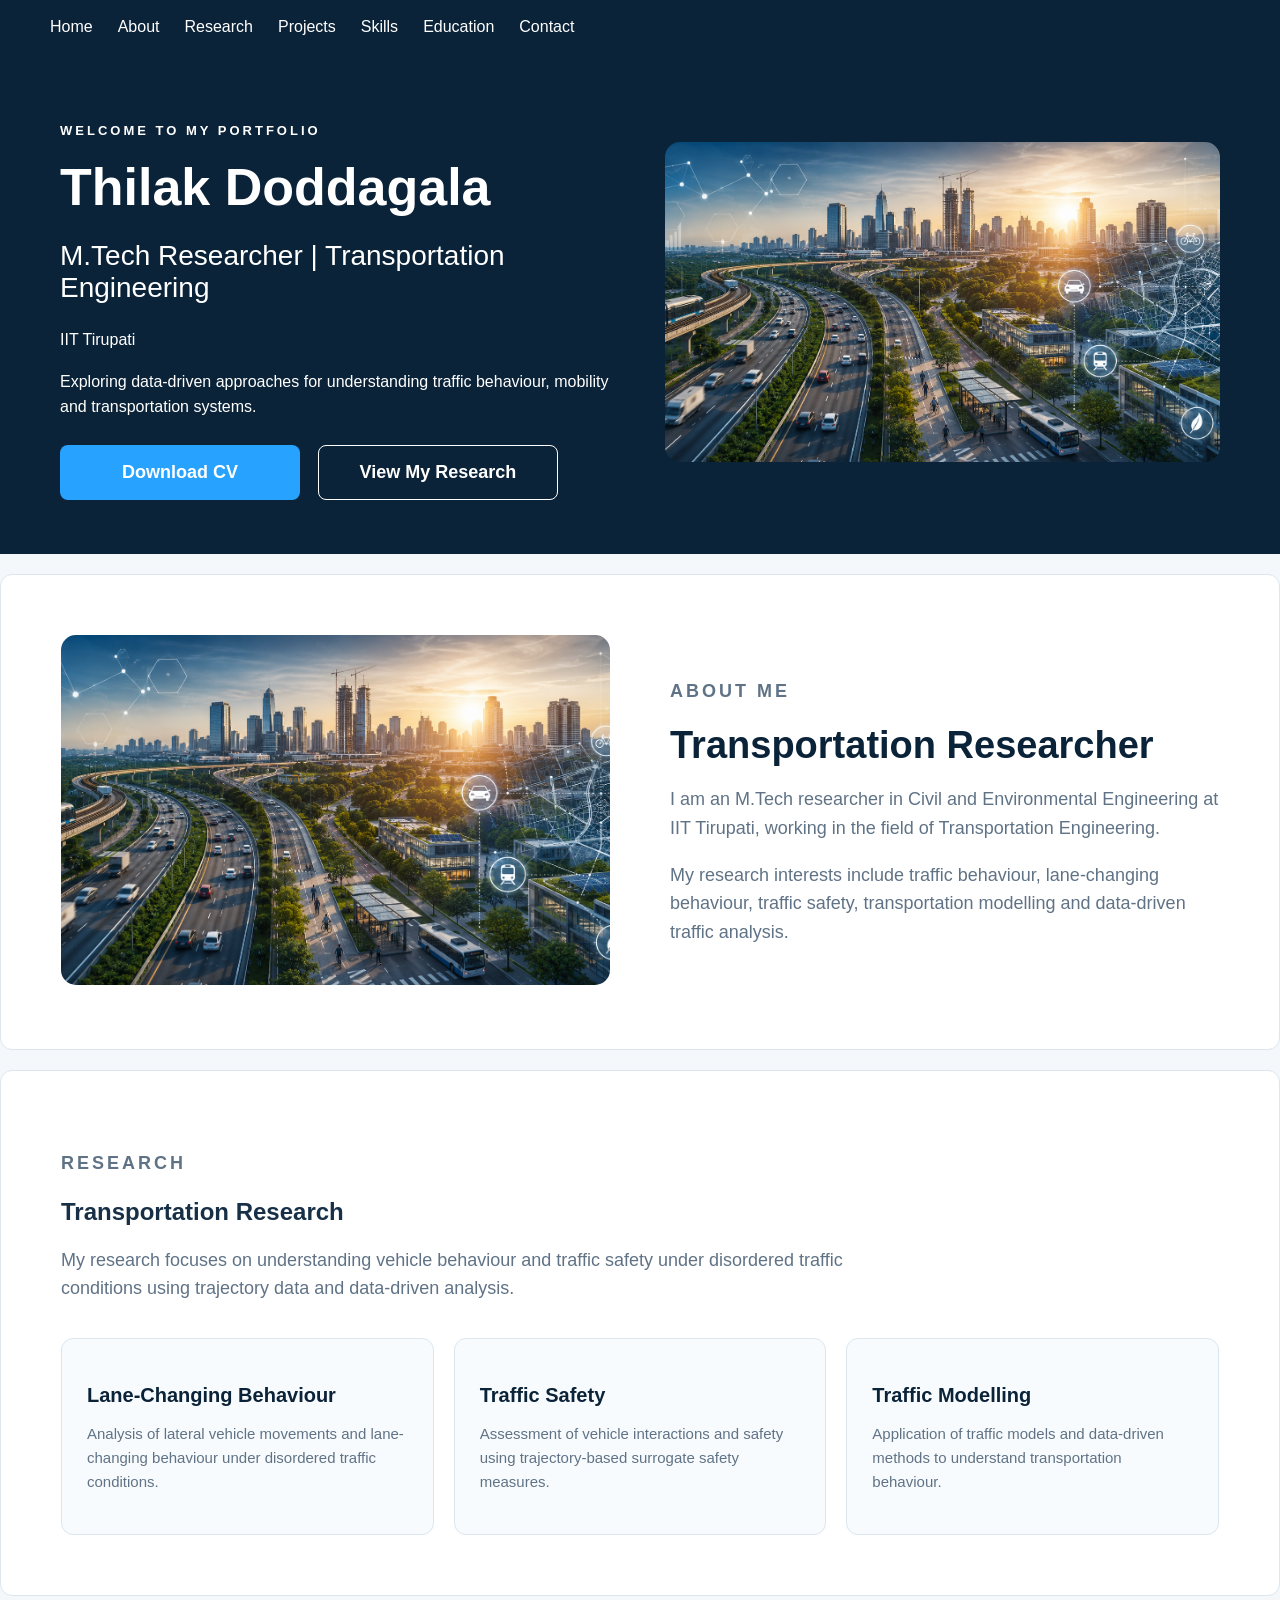
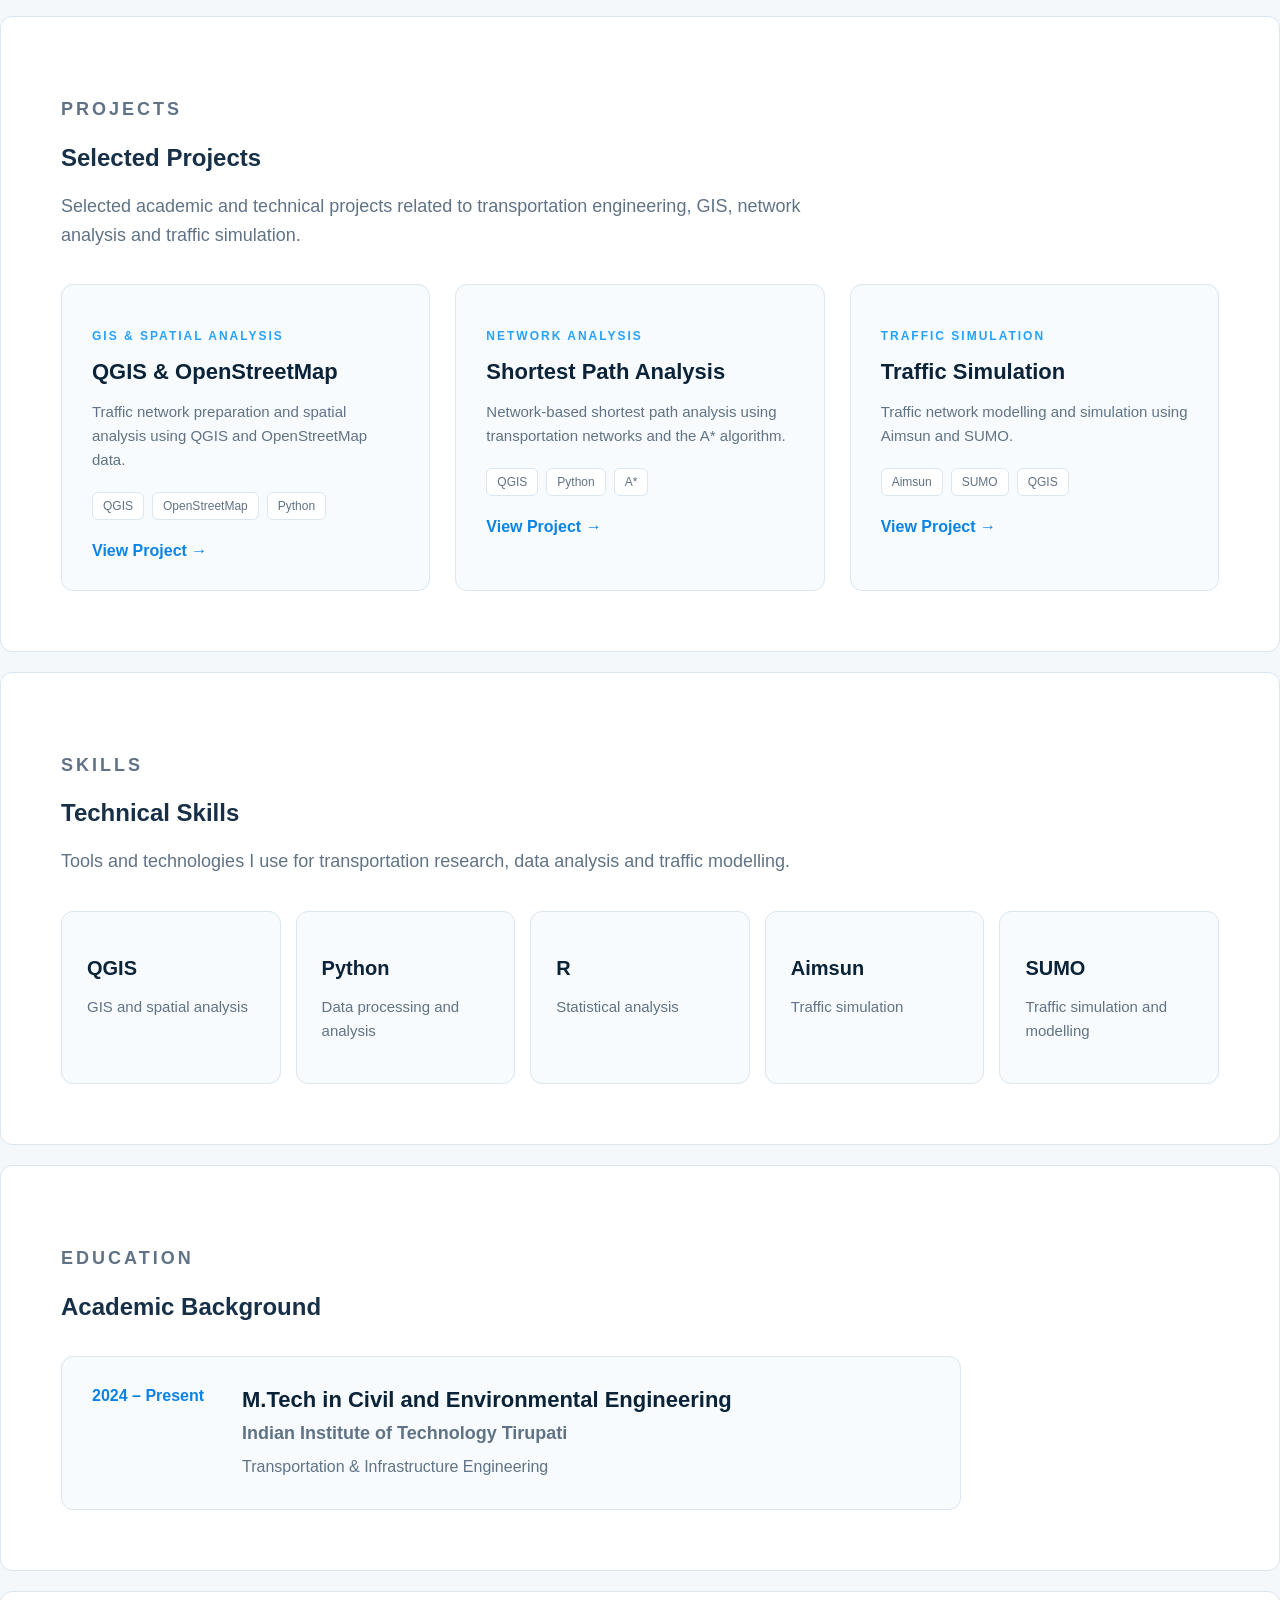
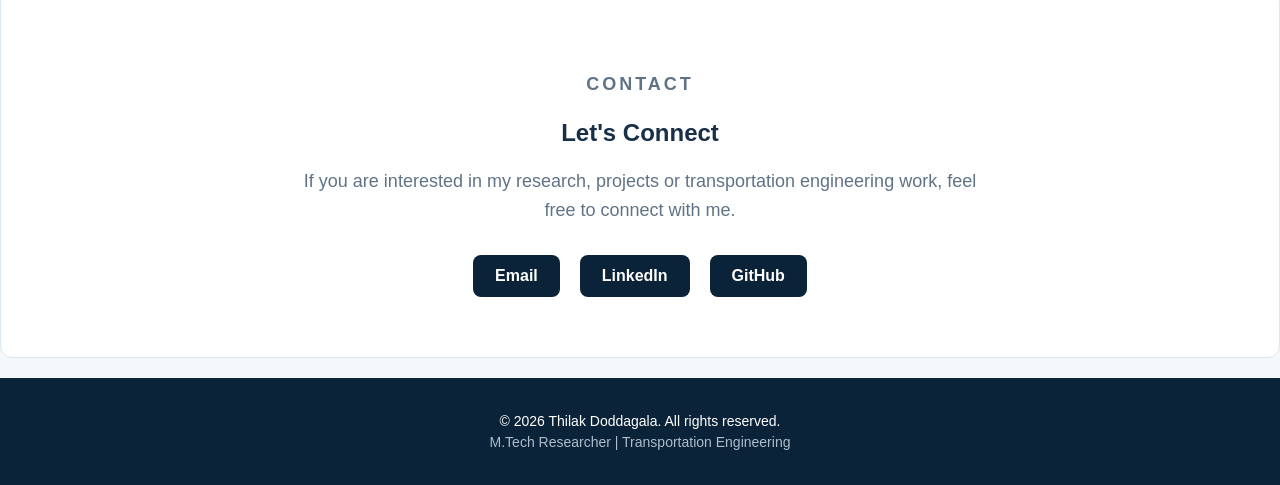
<file: index.html>
<!DOCTYPE html>

<html>

<head>

    <!-- ================================================= -->
    <!-- PAGE INFORMATION -->
    <!-- ================================================= -->
    <!-- Page information -->
     
    <meta charset="UTF-8">

    <meta name="viewport"
          content="width=device-width, initial-scale=1.0">

    <title>Thilak Doddagala | Transportation Researcher</title>

    <meta name="description"
          content="Portfolio of Thilak Doddagala, M.Tech researcher in Transportation Engineering at IIT Tirupati, focusing on traffic behaviour, lane-changing and transportation analysis.">

    <!-- Favicon -->
    <link rel="icon" type="image/png" href="favicon.png">

    <!-- CSS -->
    <link rel="stylesheet" href="style.css">

</head>


<body>


    <!-- ================================================= -->
    <!-- NAVIGATION BAR -->
    <!-- ================================================= -->

    <nav class="navbar">

        <div class="nav-links">

            <a href="#home">Home</a>

            <a href="#about">About</a>

            <a href="#research">Research</a>

            <a href="#projects">Projects</a>

            <a href="#skills">Skills</a>

            <a href="#education">Education</a>

            <a href="#contact">Contact</a>

        </div>

    </nav>



    <!-- ================================================= -->
    <!-- HERO / HOME SECTION -->
    <!-- ================================================= -->

    <section id="home" class="hero">


        <!-- LEFT SIDE -->

        <div class="hero-content">

            <p class="eyebrow">
                WELCOME TO MY PORTFOLIO
            </p>


            <h1>
                Thilak Doddagala
            </h1>


            <h2>
                M.Tech Researcher | Transportation Engineering
            </h2>


            <p>
                IIT Tirupati
            </p>


            <p>
                Exploring data-driven approaches for understanding
                traffic behaviour, mobility and transportation systems.
            </p>
     <div class="hero-buttons">

    <a href="documents/Thilak_CV.pdf"
       class="cv-button"
       target="_blank">
        Download CV
    </a>

    <a href="#research" class="research-button">
        View My Research
    </a>

</div>

        </div>



        <!-- RIGHT SIDE -->

        <div class="hero-image">

            <img
                src="images/transportation.png"
                alt="Urban transportation network"
            >

        </div>


    </section>



  <!-- ================================================= -->
<!-- ================== ABOUT SECTION ================= -->
<!-- ================================================= -->

<section id="about" class="about">

       <div class="about-image">

        <img
            src="images/transportation.png"
            alt="Transportation research"
        >

    </div>


    <div class="about-content">

        <p class="section-label">
            ABOUT ME
        </p>

        <h2>
            Transportation Researcher
        </h2>

        <p>
            I am an M.Tech researcher in Civil and Environmental
            Engineering at IIT Tirupati, working in the field of
            Transportation Engineering.
        </p>

        <p>
            My research interests include traffic behaviour,
            lane-changing behaviour, traffic safety, transportation
            modelling and data-driven traffic analysis.
        </p>

    </div>

</section>


<!-- ================================================= -->
<!-- ================= RESEARCH SECTION =============== -->
<!-- ================================================= -->

<section id="research" class="research">

    <p class="section-label">
        RESEARCH
    </p>

    <h2>
        Transportation Research
    </h2>

    <p class="research-intro">
        My research focuses on understanding vehicle behaviour
        and traffic safety under disordered traffic conditions
        using trajectory data and data-driven analysis.
    </p>


    <!-- Research topic cards -->

    <div class="research-container">


        <!-- Research Area 1 -->

        <div class="research-card">

            <h3>
                Lane-Changing Behaviour
            </h3>

            <p>
                Analysis of lateral vehicle movements and
                lane-changing behaviour under disordered
                traffic conditions.
            </p>

        </div>


        <!-- Research Area 2 -->

        <div class="research-card">

            <h3>
                Traffic Safety
            </h3>

            <p>
                Assessment of vehicle interactions and
                safety using trajectory-based surrogate
                safety measures.
            </p>

        </div>


        <!-- Research Area 3 -->

        <div class="research-card">

            <h3>
                Traffic Modelling
            </h3>

            <p>
                Application of traffic models and
                data-driven methods to understand
                transportation behaviour.
            </p>

        </div>


    </div>

</section>


    <!-- ===================================================== -->
<!-- ===================== PROJECTS ====================== -->
<!-- ===================================================== -->

<section id="projects" class="projects">

    <p class="section-label">PROJECTS</p>

    <h2>Selected Projects</h2>

    <p class="projects-intro">
        Selected academic and technical projects related to
        transportation engineering, GIS, network analysis
        and traffic simulation.
    </p>

    <div class="project-container">

        <!-- ================= PROJECT 1 ================= -->

        <div class="project-card">

            <div class="project-card-content">

                <p class="project-category">GIS & SPATIAL ANALYSIS</p>

                <h3>QGIS & OpenStreetMap</h3>

                <p>
                    Traffic network preparation and spatial analysis
                    using QGIS and OpenStreetMap data.
                </p>

                <div class="project-tags">
                    <span>QGIS</span>
                    <span>OpenStreetMap</span>
                    <span>Python</span>
                </div>

                <a href="projects/qgis.html" class="project-link">
                    View Project →
                </a>

            </div>

        </div>


        <!-- ================= PROJECT 2 ================= -->

        <div class="project-card">

            <div class="project-card-content">

                <p class="project-category">NETWORK ANALYSIS</p>

                <h3>Shortest Path Analysis</h3>

                <p>
                    Network-based shortest path analysis using
                    transportation networks and the A* algorithm.
                </p>

                <div class="project-tags">
                    <span>QGIS</span>
                    <span>Python</span>
                    <span>A*</span>
                </div>

                <a href="projects/shortest-path.html" class="project-link">
                    View Project →
                </a>

            </div>

        </div>


        <!-- ================= PROJECT 3 ================= -->

        <div class="project-card">

            <div class="project-card-content">

                <p class="project-category">TRAFFIC SIMULATION</p>

                <h3>Traffic Simulation</h3>

                <p>
                    Traffic network modelling and simulation using
                    Aimsun and SUMO.
                </p>

                <div class="project-tags">
                    <span>Aimsun</span>
                    <span>SUMO</span>
                    <span>QGIS</span>
                </div>

                <a href="projects/traffic-simulation.html" class="project-link">
                    View Project →
                </a>

            </div>

        </div>

    </div>

</section>

   <!-- ===================================================== -->
<!-- ===================== SKILLS ======================== -->
<!-- ===================================================== -->

<section id="skills" class="skills">

    <p class="section-label">SKILLS</p>

    <h2>Technical Skills</h2>

    <p class="skills-intro">
        Tools and technologies I use for transportation
        research, data analysis and traffic modelling.
    </p>

    <div class="skills-container">

        <div class="skill-card">
            <h3>QGIS</h3>
            <p>GIS and spatial analysis</p>
        </div>

        <div class="skill-card">
            <h3>Python</h3>
            <p>Data processing and analysis</p>
        </div>

        <div class="skill-card">
            <h3>R</h3>
            <p>Statistical analysis</p>
        </div>

        <div class="skill-card">
            <h3>Aimsun</h3>
            <p>Traffic simulation</p>
        </div>

        <div class="skill-card">
            <h3>SUMO</h3>
            <p>Traffic simulation and modelling</p>
        </div>

    </div>

</section>



   <!-- ===================================================== -->
<!-- =================== EDUCATION ======================= -->
<!-- ===================================================== -->

<section id="education" class="education">

    <p class="section-label">EDUCATION</p>

    <h2>Academic Background</h2>

    <div class="education-container">

        <div class="education-card">

            <div class="education-year">
                2024 – Present
            </div>

            <div class="education-content">

                <h3>M.Tech in Civil and Environmental Engineering</h3>

                <h4>Indian Institute of Technology Tirupati</h4>

                <p>
                    Transportation & Infrastructure Engineering
                </p>

            </div>

        </div>

    </div>

</section>



   <!-- ===================================================== -->
<!-- ===================== CONTACT ======================= -->
<!-- ===================================================== -->

<section id="contact" class="contact">

    <p class="section-label">CONTACT</p>

    <h2>Let's Connect</h2>

    <p class="contact-intro">
        If you are interested in my research, projects or
        transportation engineering work, feel free to connect with me.
    </p>

    <div class="contact-links">

        <a href="mailto:your-email@example.com">
            Email
        </a>

        <a href="https://www.linkedin.com/" target="_blank">
            LinkedIn
        </a>

        <a href="https://github.com/" target="_blank">
            GitHub
        </a>

    </div>

</section>


<!-- ===================================================== -->
<!-- ====================== FOOTER ======================= -->
<!-- ===================================================== -->

<footer class="footer">

    <p>
        © 2026 Thilak Doddagala. All rights reserved.
    </p>

    <p>
        M.Tech Researcher | Transportation Engineering
    </p>

</footer>


</body>

</html>
</file>
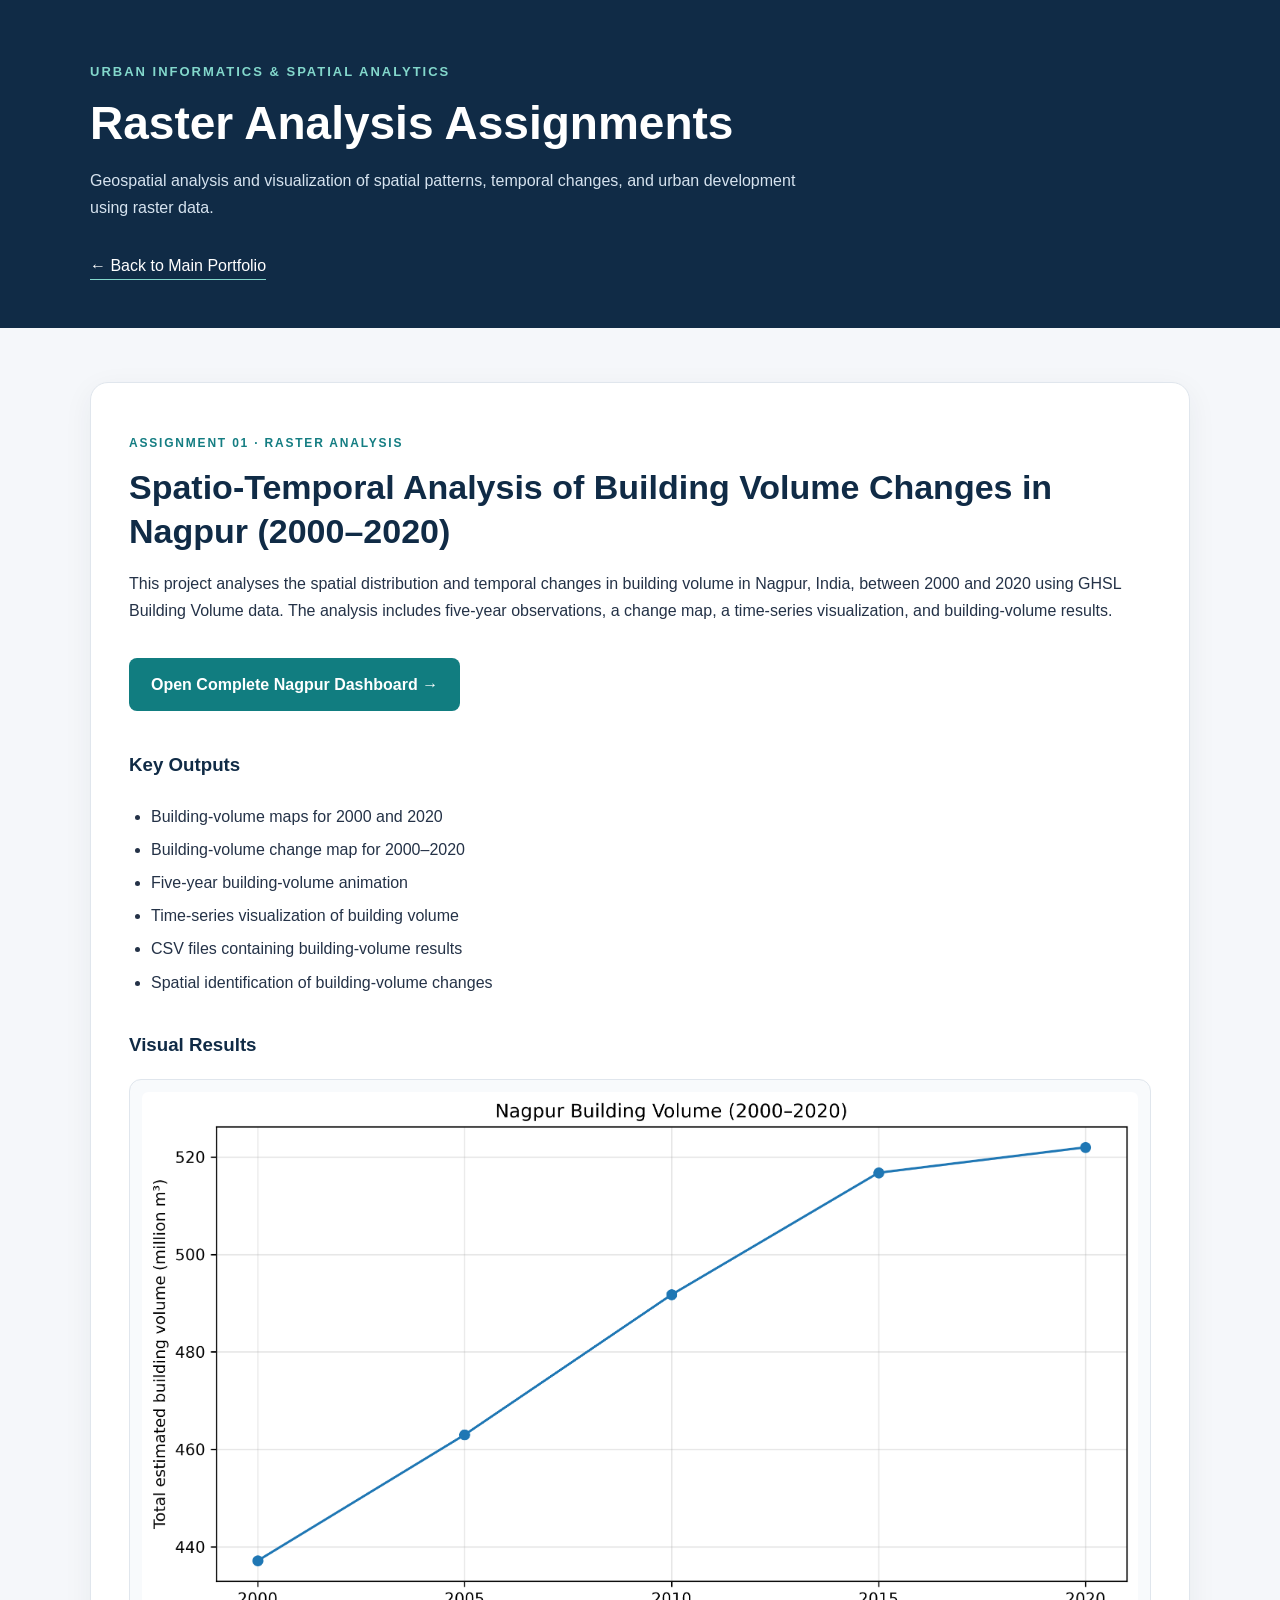
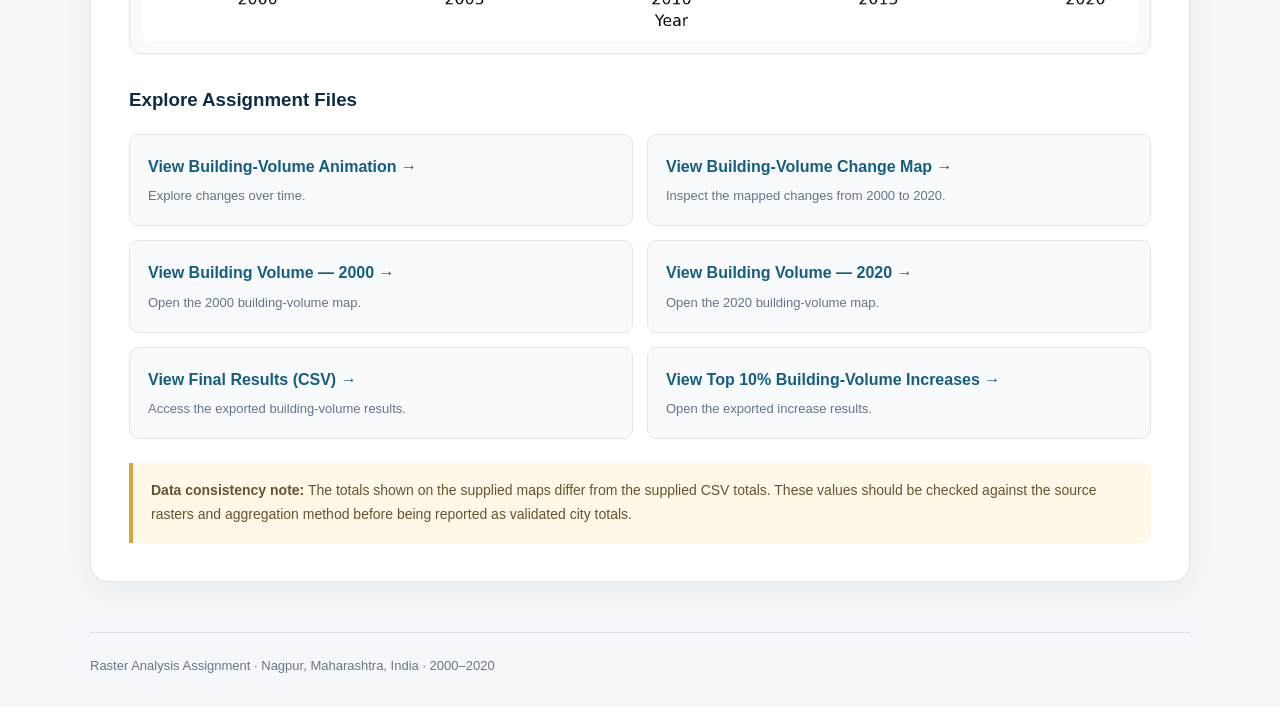
<file: projects/raster-assignments.html>
<!DOCTYPE html>
<html lang="en">
<head>
    <meta charset="UTF-8">
    <meta name="viewport" content="width=device-width, initial-scale=1.0">

    <title>Raster Assignments | Thilak Doddagala</title>

    <meta name="description"
          content="Raster analysis, including spatio-temporal building-volume change analysis in Nagpur, India.">

    <link rel="stylesheet" href="../style.css">

    <style>
        * {
            box-sizing: border-box;
        }

        body {
            margin: 0;
            background: #f5f7fa;
            color: #243247;
            font-family: Arial, Helvetica, sans-serif;
            line-height: 1.7;
        }

        .page-header {
            background: #102b46;
            color: white;
            padding: 48px 20px;
        }

        .page-header-inner,
        main,
        .page-footer {
            width: min(1100px, 92%);
            margin: auto;
        }

        .page-header .eyebrow {
            color: #83d8cc;
            font-size: 13px;
            font-weight: 700;
            letter-spacing: 2px;
            text-transform: uppercase;
        }

        .page-header h1 {
            margin: 12px 0;
            font-size: clamp(30px, 5vw, 46px);
            line-height: 1.2;
        }

        .page-header p {
            max-width: 720px;
            color: #d6e3ef;
        }

        .back-link {
            display: inline-block;
            margin-top: 14px;
            color: #ffffff;
            text-decoration: none;
            border-bottom: 1px solid #83d8cc;
        }

        main {
            padding-top: 36px;
            padding-bottom: 50px;
        }

        .section-label {
            color: #147d82;
            font-size: 12px;
            font-weight: 800;
            letter-spacing: 1.8px;
        }

        .assignment-card {
            margin-top: 18px;
            padding: clamp(20px, 4vw, 38px);
            background: #ffffff;
            border: 1px solid #e0e6ed;
            border-radius: 18px;
            box-shadow: 0 8px 30px rgba(16, 43, 70, 0.06);
        }

        .assignment-card h2 {
            margin: 8px 0 16px;
            color: #102b46;
            font-size: clamp(24px, 4vw, 34px);
            line-height: 1.3;
        }

        .assignment-card h3 {
            margin-top: 30px;
            color: #102b46;
        }

        .outputs {
            padding-left: 22px;
        }

        .outputs li {
            padding: 3px 0;
        }

        .dashboard-button {
            display: inline-block;
            margin: 18px 0 8px;
            padding: 13px 22px;
            background: #117d80;
            color: white;
            font-weight: 700;
            text-decoration: none;
            border-radius: 8px;
            transition: background 0.2s ease;
        }

        .dashboard-button:hover {
            background: #0b6265;
        }

        .image-frame {
            margin-top: 18px;
            padding: 12px;
            background: #f8fafc;
            border: 1px solid #e0e6ed;
            border-radius: 12px;
        }

        .project-page-image {
            display: block;
            width: 100%;
            height: auto;
            border-radius: 6px;
        }

        .resource-list {
            display: grid;
            grid-template-columns: repeat(2, minmax(0, 1fr));
            gap: 14px;
            margin-top: 18px;
        }

        .resource {
            display: block;
            padding: 18px;
            background: #f8fafc;
            border: 1px solid #e0e6ed;
            border-radius: 10px;
            color: #145f80;
            text-decoration: none;
            font-weight: 700;
        }

        .resource span {
            display: block;
            margin-top: 5px;
            color: #657487;
            font-size: 13px;
            font-weight: 400;
        }

        .resource:hover {
            border-color: #117d80;
            background: #f0fbfa;
        }

        .note {
            margin-top: 24px;
            padding: 16px 18px;
            background: #fff8e8;
            border-left: 4px solid #d7a33b;
            border-radius: 0 8px 8px 0;
            color: #65552f;
            font-size: 14px;
        }

        .page-footer {
            padding: 22px 0 30px;
            border-top: 1px solid #dce3ea;
            color: #687789;
            font-size: 13px;
        }

        @media (max-width: 650px) {
            .page-header {
                padding: 34px 0;
            }

            .resource-list {
                grid-template-columns: 1fr;
            }

            .assignment-card {
                padding: 20px;
            }
        }
    </style>
</head>

<body>

    <header class="page-header">
        <div class="page-header-inner">
            <p class="eyebrow">Urban Informatics &amp; Spatial Analytics</p>

            <h1>Raster Analysis Assignments</h1>

            <p>
                Geospatial analysis and visualization of spatial patterns,
                temporal changes, and urban development using raster data.
            </p>

            <a class="back-link" href="../index.html">
                ← Back to Main Portfolio
            </a>
        </div>
    </header>

    <main>

        <section class="assignment-card">

            <p class="section-label">
                ASSIGNMENT 01 · RASTER ANALYSIS
            </p>

            <h2>
                Spatio-Temporal Analysis of Building Volume Changes
                in Nagpur (2000–2020)
            </h2>

            <p>
                This project analyses the spatial distribution and
                temporal changes in building volume in Nagpur, India,
                between 2000 and 2020 using GHSL Building Volume data.
                The analysis includes five-year observations, a change
                map, a time-series visualization, and building-volume
                results.
            </p>

            <a
                href="../nagpur-building-volume/"
                class="dashboard-button"
                target="_blank"
                rel="noopener noreferrer"
            >
                Open Complete Nagpur Dashboard →
            </a>

            <h3>Key Outputs</h3>

            <ul class="outputs">
                <li>Building-volume maps for 2000 and 2020</li>
                <li>Building-volume change map for 2000–2020</li>
                <li>Five-year building-volume animation</li>
                <li>Time-series visualization of building volume</li>
                <li>CSV files containing building-volume results</li>
                <li>Spatial identification of building-volume changes</li>
            </ul>

            <h3>Visual Results</h3>

            <div class="image-frame">
                <img
                    src="../nagpur-building-volume/Nagpur_Building_Volume_TimeSeries.png"
                    alt="Nagpur building-volume time-series analysis from 2000 to 2020"
                    class="project-page-image"
                >
            </div>

            <h3>Explore Assignment Files</h3>

            <div class="resource-list">

                <a
                    href="../nagpur-building-volume/Nagpur_Building_Volume_2000_2020.gif"
                    class="resource"
                    target="_blank"
                    rel="noopener noreferrer"
                >
                    View Building-Volume Animation →
                    <span>Explore changes over time.</span>
                </a>

                <a
                    href="../nagpur-building-volume/Nagpur_Building_Volume_Change_2000_2020.html"
                    class="resource"
                    target="_blank"
                    rel="noopener noreferrer"
                >
                    View Building-Volume Change Map →
                    <span>Inspect the mapped changes from 2000 to 2020.</span>
                </a>

                <a
                    href="../nagpur-building-volume/Nagpur_Building_Volume_2000.html"
                    class="resource"
                    target="_blank"
                    rel="noopener noreferrer"
                >
                    View Building Volume — 2000 →
                    <span>Open the 2000 building-volume map.</span>
                </a>

                <a
                    href="../nagpur-building-volume/Nagpur_Building_Volume_2020.html"
                    class="resource"
                    target="_blank"
                    rel="noopener noreferrer"
                >
                    View Building Volume — 2020 →
                    <span>Open the 2020 building-volume map.</span>
                </a>

                <a
                    href="../nagpur-building-volume/Nagpur_Final_Building_Volume_Results.csv"
                    class="resource"
                    target="_blank"
                    rel="noopener noreferrer"
                >
                    View Final Results (CSV) →
                    <span>Access the exported building-volume results.</span>
                </a>

                <a
                    href="../nagpur-building-volume/Nagpur_Top_10_Building_Volume_Increases.csv"
                    class="resource"
                    target="_blank"
                    rel="noopener noreferrer"
                >
                    View Top 10% Building-Volume Increases →
                    <span>Open the exported increase results.</span>
                </a>

            </div>

            <div class="note">
                <strong>Data consistency note:</strong>
                The totals shown on the supplied maps differ from the
                supplied CSV totals. These values should be checked
                against the source rasters and aggregation method before
                being reported as validated city totals.
            </div>

        </section>

    </main>

    <footer class="page-footer">
        Raster Analysis Assignment · Nagpur, Maharashtra, India · 2000–2020
    </footer>

</body>
</html>
</file>
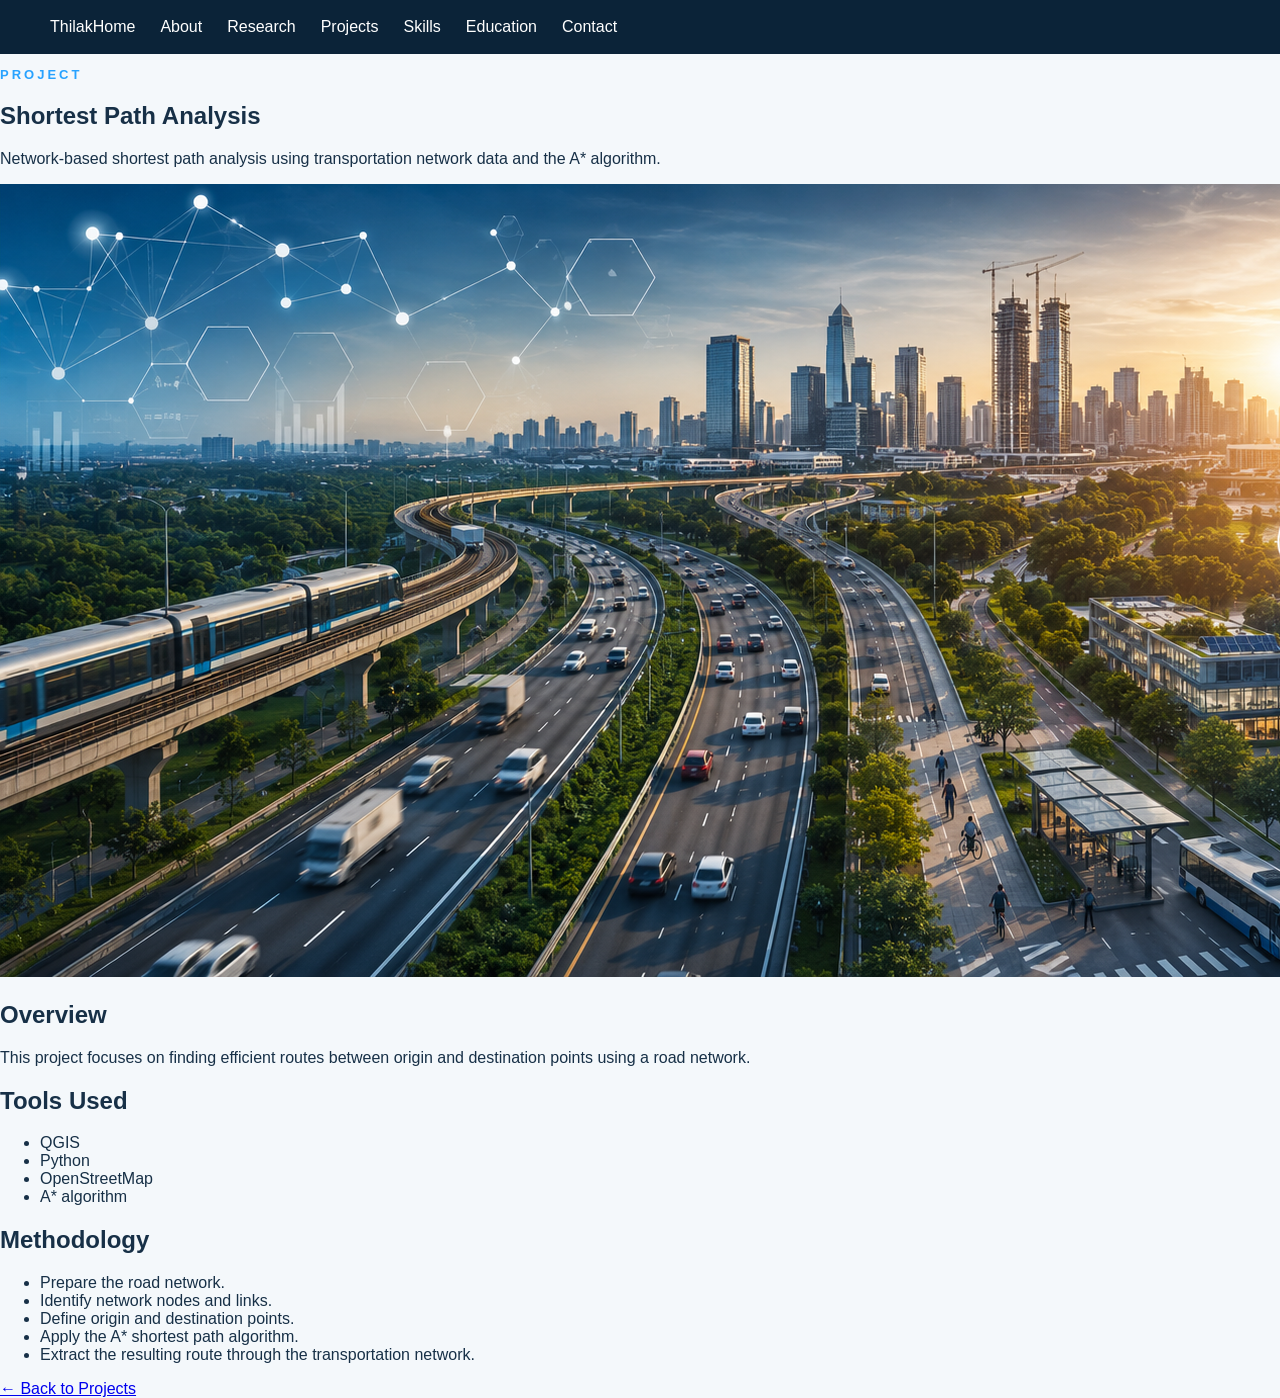
<file: projects/shortest-path.html>
<!DOCTYPE html>

<html>

<head>

    <title>Shortest Path Analysis | Thilak</title>

    <link rel="stylesheet" href="../style.css">

</head>


<body>


    <!-- ================================================= -->
    <!-- NAVIGATION -->
    <!-- ================================================= -->

    <nav class="navbar">

        <div class="logo">
            Thilak
        </div>


        <div class="nav-links">

            <a href="../index.html#home">Home</a>

            <a href="../index.html#about">About</a>

            <a href="../index.html#research">Research</a>

            <a href="../index.html#projects">Projects</a>

            <a href="../index.html#skills">Skills</a>

            <a href="../index.html#education">Education</a>

            <a href="../index.html#contact">Contact</a>

        </div>

    </nav>



    <!-- ================================================= -->
    <!-- PROJECT PAGE -->
    <!-- ================================================= -->

    <section class="project-page">

        <p class="section-label">
            PROJECT
        </p>


        <h1>
            Shortest Path Analysis
        </h1>


        <p class="project-description">

            Network-based shortest path analysis using
            transportation network data and the A*
            algorithm.

        </p>



        <!-- Project image -->

        <img
            src="../images/transportation.png"
            alt="Transportation network"
            class="project-page-image"
        >



        <!-- ================================================= -->
        <!-- OVERVIEW -->
        <!-- ================================================= -->

        <h2>
            Overview
        </h2>

        <p>

            This project focuses on finding efficient routes
            between origin and destination points using a
            road network.

        </p>



        <!-- ================================================= -->
        <!-- TOOLS -->
        <!-- ================================================= -->

        <h2>
            Tools Used
        </h2>

        <ul>

            <li>
                QGIS
            </li>

            <li>
                Python
            </li>

            <li>
                OpenStreetMap
            </li>

            <li>
                A* algorithm
            </li>

        </ul>



        <!-- ================================================= -->
        <!-- METHODOLOGY -->
        <!-- ================================================= -->

        <h2>
            Methodology
        </h2>

        <ul>

            <li>
                Prepare the road network.
            </li>

            <li>
                Identify network nodes and links.
            </li>

            <li>
                Define origin and destination points.
            </li>

            <li>
                Apply the A* shortest path algorithm.
            </li>

            <li>
                Extract the resulting route through the
                transportation network.
            </li>

        </ul>



        <!-- ================================================= -->
        <!-- BACK LINK -->
        <!-- ================================================= -->

        <a
            href="../index.html#projects"
            class="back-link"
        >
            ← Back to Projects
        </a>


    </section>


</body>

</html>
</file>
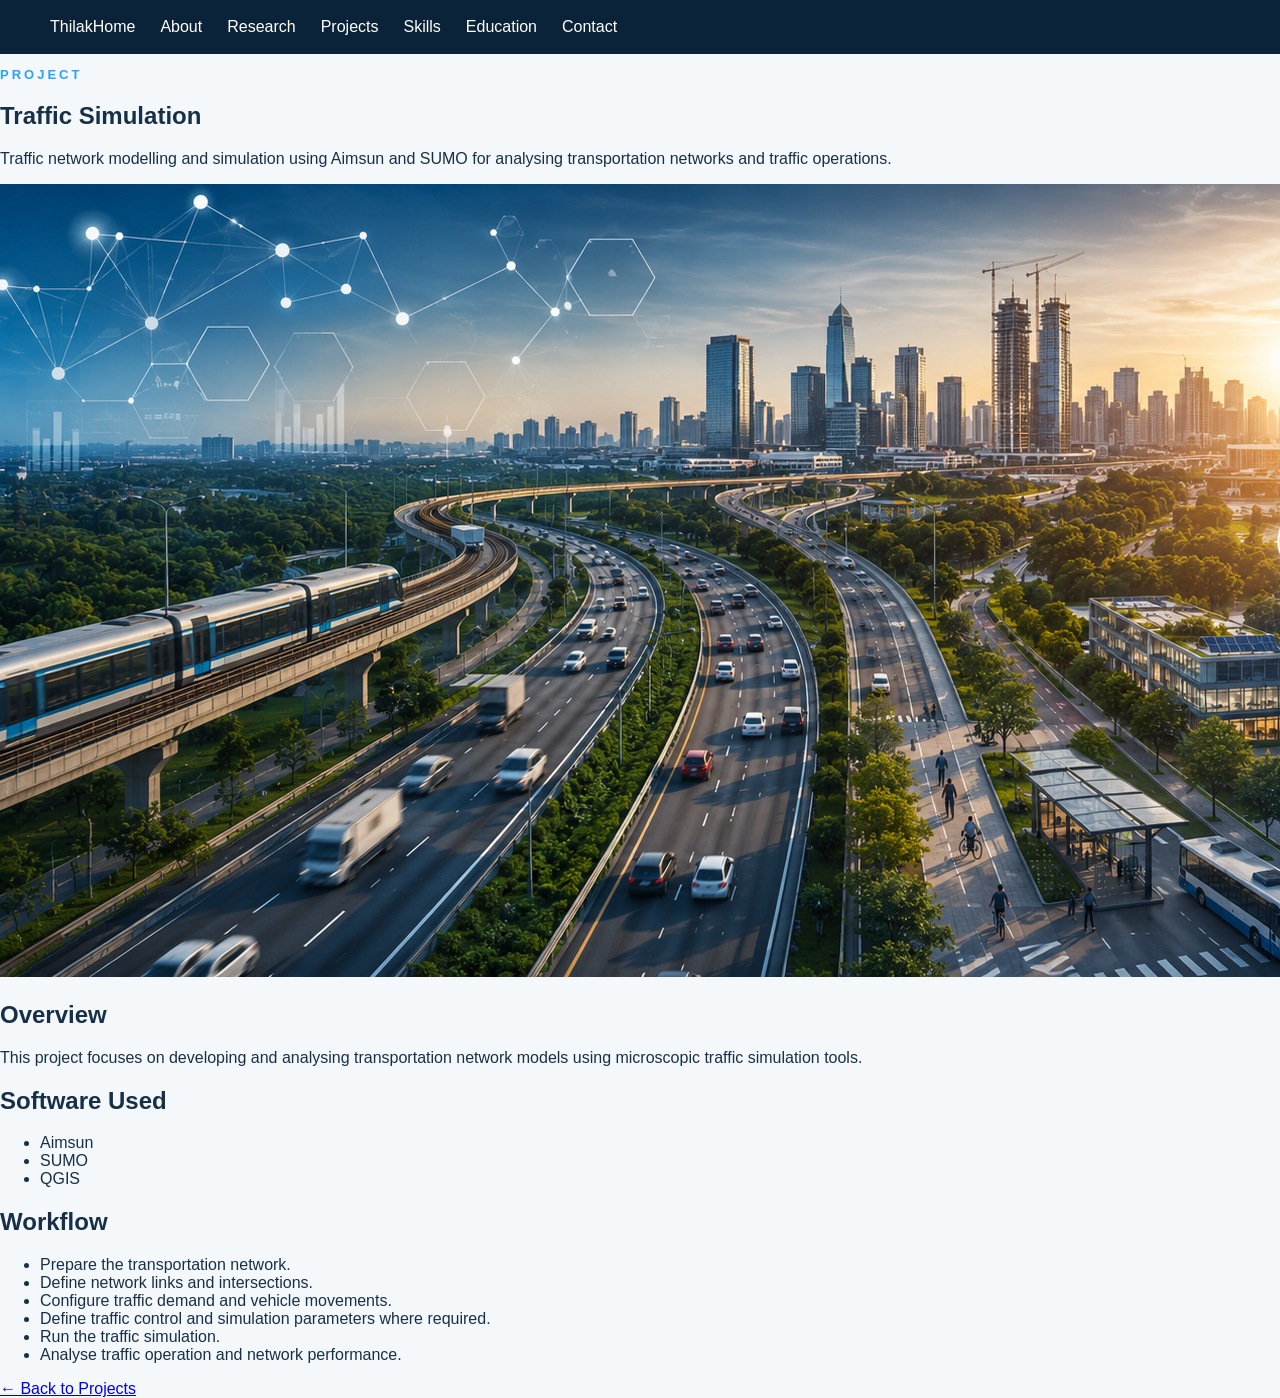
<file: projects/traffic-simulation.html>
<!DOCTYPE html>

<html>

<head>

    <!-- ================================================= -->
    <!-- PAGE INFORMATION -->
    <!-- ================================================= -->

    <title>Traffic Simulation | Thilak</title>

    <link rel="stylesheet" href="../style.css">

</head>


<body>


    <!-- ================================================= -->
    <!-- NAVIGATION -->
    <!-- ================================================= -->

    <nav class="navbar">

        <div class="logo">
            Thilak
        </div>


        <div class="nav-links">

            <a href="../index.html#home">Home</a>

            <a href="../index.html#about">About</a>

            <a href="../index.html#research">Research</a>

            <a href="../index.html#projects">Projects</a>

            <a href="../index.html#skills">Skills</a>

            <a href="../index.html#education">Education</a>

            <a href="../index.html#contact">Contact</a>

        </div>

    </nav>



    <!-- ================================================= -->
    <!-- PROJECT PAGE -->
    <!-- ================================================= -->

    <section class="project-page">

        <p class="section-label">
            PROJECT
        </p>


        <h1>
            Traffic Simulation
        </h1>


        <p class="project-description">

            Traffic network modelling and simulation using
            Aimsun and SUMO for analysing transportation
            networks and traffic operations.

        </p>



        <!-- ================================================= -->
        <!-- PROJECT IMAGE -->
        <!-- ================================================= -->

        <img
            src="../images/transportation.png"
            alt="Traffic simulation network"
            class="project-page-image"
        >



        <!-- ================================================= -->
        <!-- OVERVIEW -->
        <!-- ================================================= -->

        <h2>
            Overview
        </h2>

        <p>

            This project focuses on developing and analysing
            transportation network models using microscopic
            traffic simulation tools.

        </p>



        <!-- ================================================= -->
        <!-- SOFTWARE -->
        <!-- ================================================= -->

        <h2>
            Software Used
        </h2>

        <ul>

            <li>
                Aimsun
            </li>

            <li>
                SUMO
            </li>

            <li>
                QGIS
            </li>

        </ul>



        <!-- ================================================= -->
        <!-- WORKFLOW -->
        <!-- ================================================= -->

        <h2>
            Workflow
        </h2>

        <ul>

            <li>
                Prepare the transportation network.
            </li>

            <li>
                Define network links and intersections.
            </li>

            <li>
                Configure traffic demand and vehicle
                movements.
            </li>

            <li>
                Define traffic control and simulation
                parameters where required.
            </li>

            <li>
                Run the traffic simulation.
            </li>

            <li>
                Analyse traffic operation and network
                performance.
            </li>

        </ul>



        <!-- ================================================= -->
        <!-- BACK TO PROJECTS -->
        <!-- ================================================= -->

        <a
            href="../index.html#projects"
            class="back-link"
        >
            ← Back to Projects
        </a>


    </section>


</body>

</html>
</file>
<file: style.css>
/* ========================================================= */
/* ===================== GENERAL PAGE ====================== */
/* ========================================================= */

html {
    scroll-behavior: smooth;
}


body {

    font-family: Arial, sans-serif;

    background-color: #f4f8fb;

    color: #173047;

    margin: 0;

}


/* ========================================================= */
/* ===================== NAVIGATION ======================== */
/* ========================================================= */

.navbar {

    display: flex;

    align-items: center;

    background-color: #0b2338;

    color: white;

    padding: 18px 50px;

    position: sticky;

    top: 0;

    z-index: 1000;

    box-sizing: border-box;

}


.nav-links {

    display: flex;

    gap: 25px;

}


.nav-links a {

    color: white;

    text-decoration: none;

    font-size: 16px;

}


.nav-links a:hover {

    color: #27a2ff;

}


/* ========================================================= */
/* ====================== HERO SECTION ===================== */
/* ========================================================= */

.hero {

    min-height: 500px;

    background-color: #0b2338;

    color: white;

    padding: 50px 60px;

    display: flex;

    align-items: center;

    gap: 50px;

    box-sizing: border-box;

}


.hero-content {

    flex: 1;

}


.hero-image {

    flex: 1;

}


.hero-image img {

    width: 100%;

    height: 320px;

    object-fit: cover;

    border-radius: 15px;

}


.eyebrow {

    font-size: 13px;

    letter-spacing: 3px;

    font-weight: bold;

}


.hero h1 {

    font-size: 52px;

    margin: 15px 0;

}


.hero h2 {

    font-size: 28px;

    font-weight: 500;

}


.hero p {

    color: white;

    line-height: 1.6;

}
/* ========================================================= */
/* ===================== ABOUT SECTION ===================== */
/* ========================================================= */

.about {

    background-color: white;

    padding: 60px;

    margin: 20px 0;

    border-radius: 12px;

    border: 1px solid #dbe6ee;

    display: flex;

    align-items: center;

    gap: 60px;

}


/* Left side */

.about-image {

    flex: 1;

}


/* About image */

.about-image img {

    width: 100%;

    height: 350px;

    object-fit: cover;

    border-radius: 15px;

}


/* Right side */

.about-content {

    flex: 1;

}


/* Small section label */

.section-label {

    font-size: 13px;

    letter-spacing: 3px;

    font-weight: bold;

    color: #27a2ff;

}


/* About heading */

.about-content h2 {

    font-size: 38px;

    color: #0b2338;

    margin: 15px 0;

}


/* About paragraphs */

.about-content p {

    font-size: 17px;

    line-height: 1.7;

    color: #607386;

}


/* ========================================================= */
/* ===================== COMMON SECTIONS =================== */
/* ========================================================= */

.about,
.research,
.projects,
.skills,
.education,
.contact {

    background-color: white;

    padding: 60px;

    margin: 20px 0;

    border-radius: 12px;

    border: 1px solid #dbe6ee;

}


.about p,
.research p,
.projects p,
.skills p,
.education p,
.contact p {

    font-size: 18px;

    line-height: 1.6;

    color: #607386;

}

/* ========================================================= */
/* ===================== RESEARCH SECTION ================== */
/* ========================================================= */

.research {

    padding: 60px;

}


/* Research introduction */

.research-intro {

    max-width: 850px;

    font-size: 18px;

    line-height: 1.7;

    color: #607386;

    margin-bottom: 35px;

}


/* Research cards container */

.research-container {

    display: flex;

    gap: 20px;

}


/* Individual research card */

.research-card {

    flex: 1;

    background-color: #f8fbfd;

    padding: 25px;

    border: 1px solid #dbe6ee;

    border-radius: 12px;

    transition: 0.2s;

}


/* Hover effect */

.research-card:hover {

    transform: translateY(-5px);

}


/* Research card heading */

.research-card h3 {

    font-size: 20px;

    color: #0b2338;

    margin-bottom: 10px;

}


/* Research card paragraph */

.research-card p {

    font-size: 15px;

    line-height: 1.6;

    color: #607386;

}
/* ========================================================= */
/* ===================== PROJECT CARDS ===================== */
/* ========================================================= */

.project-container {

    display: flex;

    gap: 20px;

}


.project-card {

    flex: 1;

    background-color: white;

    padding: 25px;

    border: 1px solid #dbe6ee;

    border-radius: 12px;

    transition: 0.2s;

}


.project-card:hover {

    transform: translateY(-5px);

}


.project-card h3 {

    font-size: 20px;

    color: #0b2338;

    margin-bottom: 10px;

}


.project-card p {

    font-size: 15px;

    color: #607386;

}
/* ========================================================= */
/* ================= PROJECT LINKS ========================= */
/* ========================================================= */

.project-link {

    display: inline-block;

    margin-top: 15px;

    color: #0b83e6;

    text-decoration: none;

    font-weight: bold;

}


.project-link:hover {

    color: #0b2338;

}
/* ========================================================= */
/* ===================== SKILLS SECTION =================== */
/* ========================================================= */

.skills {
    padding: 60px;
}

.skills-intro {
    max-width: 800px;
    font-size: 18px;
    line-height: 1.7;
    color: #607386;
    margin-bottom: 35px;
}

.skills-container {
    display: grid;
    grid-template-columns: repeat(5, 1fr);
    gap: 15px;
}

.skill-card {
    background-color: #f8fbfd;
    padding: 25px;
    border: 1px solid #dbe6ee;
    border-radius: 12px;
    transition: 0.2s;
}

.skill-card:hover {
    transform: translateY(-5px);
}

.skill-card h3 {
    font-size: 20px;
    color: #0b2338;
    margin-bottom: 10px;
}

.skill-card p {
    font-size: 15px;
    color: #607386;
}
/* ========================================================= */
/* ================= EDUCATION SECTION ==================== */
/* ========================================================= */

.education {
    padding: 60px;
}

.education-container {
    max-width: 900px;
    margin-top: 35px;
}

.education-card {
    display: flex;
    gap: 30px;
    padding: 30px;
    background-color: #f8fbfd;
    border: 1px solid #dbe6ee;
    border-radius: 12px;
}

.education-year {
    min-width: 120px;
    font-size: 16px;
    font-weight: bold;
    color: #0b83e6;
}

.education-content h3 {
    font-size: 22px;
    color: #0b2338;
    margin: 0 0 10px;
}

.education-content h4 {
    font-size: 18px;
    color: #607386;
    margin: 0 0 10px;
    font-weight: 600;
}

.education-content p {
    font-size: 16px;
    color: #607386;
    margin: 0;
}

/* ========================================================= */
/* ===================== MOBILE DESIGN ==================== */
/* ========================================================= */

@media (max-width: 700px) {
        .skills {
        padding: 20px;
    }

    .skills-container {
        grid-template-columns: 1fr;
    }
        .education {
        padding: 20px;
    }

    .education-card {
        flex-direction: column;
        gap: 15px;
    }

    .education-year {
        min-width: auto;
    }


    /* ---------- NAVIGATION ---------- */

    .navbar {

        flex-direction: column;

        gap: 15px;

        padding: 15px 20px;

    }


    .nav-links {

        flex-wrap: wrap;

        justify-content: center;

    }


    /* ---------- HERO ---------- */

    .hero {

        flex-direction: column;

        padding: 50px 25px;

    }


    .hero-content {

        width: 100%;

    }


    .hero-image {

        width: 100%;

    }


    .hero-image img {

        height: 250px;

    }


    .hero h1 {

        font-size: 42px;

    }


    .hero h2 {

        font-size: 22px;

    }
        /* ---------- RESEARCH ---------- */

    .research {

        padding: 30px 20px;

    }


    .research-container {

        flex-direction: column;

    }


    /* ---------- PROJECTS ---------- */

    .project-container {

        flex-direction: column;

    }


    /* ---------- SECTIONS ---------- */

    .about,
    .projects,
    .research,
    .skills,
    .education,
    .contact {

        padding: 20px;

    }

}
/* ========================================================= */
/* =================== CONTACT SECTION ==================== */
/* ========================================================= */

.contact {
    padding: 60px;
    text-align: center;
}

.contact-intro {
    max-width: 700px;
    margin: 0 auto 30px;
    font-size: 18px;
    line-height: 1.7;
    color: #607386;
}

.contact-links {
    display: flex;
    justify-content: center;
    gap: 20px;
    flex-wrap: wrap;
}

.contact-links a {
    display: inline-block;
    padding: 12px 22px;
    background-color: #0b2338;
    color: white;
    text-decoration: none;
    border-radius: 8px;
    font-weight: bold;
    transition: 0.2s;
}

.contact-links a:hover {
    background-color: #0b83e6;
}
/* ========================================================= */
/* ====================== FOOTER ========================== */
/* ========================================================= */

.footer {
    background-color: #0b2338;
    color: white;
    text-align: center;
    padding: 30px 20px;
}

.footer p {
    margin: 5px 0;
    font-size: 14px;
}

.footer p:last-child {
    color: #aebdca;
}
/* ========================================================= */
/* ====================== CV BUTTON ======================== */
/* ========================================================= */

.cv-button {
    display: inline-block;
    margin-top: 20px;
    padding: 13px 25px;
    background-color: #27a2ff;
    color: white;
    text-decoration: none;
    border-radius: 8px;
    font-weight: bold;
    transition: 0.2s;
}

.cv-button:hover {
    background-color: white;
    color: #0b2338;
}
/* ========================================================= */
/* ==================== HERO BUTTONS ====================== */
/* ========================================================= */

.hero-buttons {
    display: flex;
    align-items: center;
    gap: 18px;
    margin-top: 25px;
    flex-wrap: wrap;
}

.hero-buttons a {
    display: flex;
    align-items: center;
    justify-content: center;

    width: 240px;
    height: 55px;

    box-sizing: border-box;

    margin: 0;
    padding: 0;

    border-radius: 8px;
    text-decoration: none;
    font-weight: bold;
    font-size: 18px;

    transition: 0.2s;
}

.cv-button {
    background-color: #27a2ff;
    color: white;
}

.cv-button:hover {
    background-color: white;
    color: #0b2338;
}

.research-button {
    background-color: transparent;
    color: white;
    border: 1px solid white;
}

.research-button:hover {
    background-color: white;
    color: #0b2338;
}
/* ========================================================= */
/* =================== PROJECTS SECTION =================== */
/* ========================================================= */

.projects {
    padding: 60px;
}

.projects-intro {
    max-width: 800px;
    font-size: 18px;
    line-height: 1.7;
    color: #607386;
    margin-bottom: 35px;
}

.project-container {
    display: grid;
    grid-template-columns: repeat(3, 1fr);
    gap: 25px;
}

.project-card {
    background-color: #f8fbfd;
    padding: 30px;
    border: 1px solid #dbe6ee;
    border-radius: 12px;
    box-sizing: border-box;
    transition: 0.2s;
}

.project-card:hover {
    transform: translateY(-6px);
    border-color: #27a2ff;
}

.project-category {
    font-size: 12px !important;
    letter-spacing: 2px;
    font-weight: bold;
    color: #27a2ff !important;
    margin-bottom: 12px;
}

.project-card h3 {
    font-size: 22px;
    color: #0b2338;
    margin: 0 0 12px;
}

.project-card p {
    font-size: 15px;
    line-height: 1.6;
    color: #607386;
}

.project-tags {
    display: flex;
    gap: 8px;
    flex-wrap: wrap;
    margin-top: 20px;
}

.project-tags span {
    display: inline-block;
    padding: 6px 10px;
    background-color: white;
    border: 1px solid #dbe6ee;
    border-radius: 6px;
    font-size: 12px;
    color: #607386;
}

.project-link {
    display: inline-block;
    margin-top: 22px;
    color: #0b83e6;
    text-decoration: none;
    font-weight: bold;
}

.project-link:hover {
    color: #0b2338;
}

/* ================================================
   QGIS PROJECT IMAGES
   ================================================ */

.project-info-card img {
    display: block;
    width: 100%;
    height: 220px;
    object-fit: contain;
    object-position: center;
    background-color: #ffffff;
    border: 1px solid #dbe6ee;
    border-radius: 8px;
    margin: 16px 0;
    box-sizing: border-box;
}
</file>
